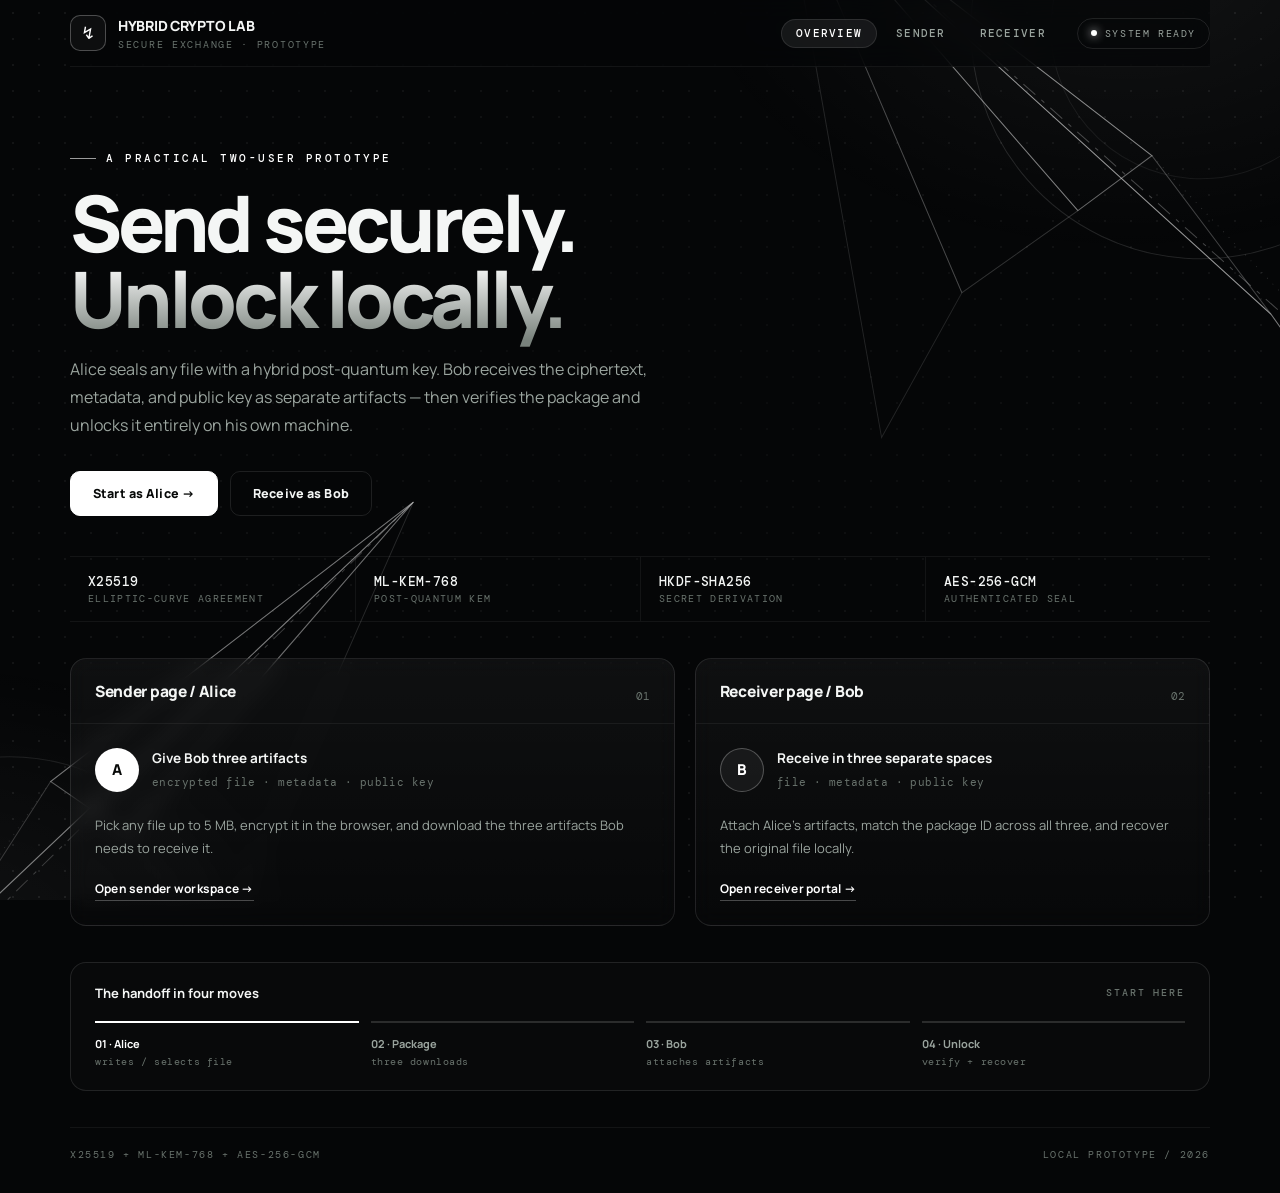
<file: frontend/index.html>
<!doctype html>
<html lang="en">
<head>
  <meta charset="UTF-8">
  <meta name="viewport" content="width=device-width, initial-scale=1">
  <title>Hybrid Crypto Lab - Secure File Exchange</title>
  <meta name="description" content="A two-user hybrid encryption prototype: Alice encrypts locally, Bob verifies and unlocks. X25519 + ML-KEM-768 + AES-256-GCM.">
  <link rel="icon" href="data:image/svg+xml,%3Csvg xmlns='http://www.w3.org/2000/svg' viewBox='0 0 32 32'%3E%3Crect width='32' height='32' rx='8' fill='%23050607'/%3E%3Cpath d='M18 5 9 18h5l-2 9 9-13h-5z' fill='%23ffffff'/%3E%3C/svg%3E">
  <link rel="preconnect" href="https://fonts.googleapis.com">
  <link rel="preconnect" href="https://fonts.gstatic.com" crossorigin>
  <link rel="stylesheet" href="styles.css">
</head>
<body>
  <div class="bg" aria-hidden="true">
    <svg class="shape-a" viewBox="0 0 700 700" xmlns="http://www.w3.org/2000/svg">
      <g fill="none" stroke="#ffffff" stroke-width="1">
        <circle cx="470" cy="190" r="230" stroke-opacity=".14"/>
        <circle cx="470" cy="190" r="150" stroke-opacity=".08"/>
        <path d="M40 60 L360 380 L430 320 Z" stroke-opacity=".45"/>
        <path d="M40 60 L430 320 L560 470 Z" stroke-opacity=".28"/>
        <path d="M40 60 L560 470 L700 640" stroke-opacity=".55"/>
        <path d="M40 60 L360 380 L250 470 Z" stroke-opacity=".2"/>
        <path d="M40 60 L250 470 L180 620 Z" stroke-opacity=".14"/>
        <line x1="40" y1="60" x2="690" y2="560" stroke-opacity=".3" stroke-dasharray="16 8 4 8"/>
        <line x1="430" y1="320" x2="690" y2="560" stroke-opacity=".18" stroke-dasharray="1 7"/>
      </g>
    </svg>
    <svg class="shape-b" viewBox="0 0 640 640" xmlns="http://www.w3.org/2000/svg">
      <g fill="none" stroke="#ffffff" stroke-width="1">
        <circle cx="150" cy="500" r="210" stroke-opacity=".12"/>
        <path d="M600 80 L280 380 L210 320 Z" stroke-opacity=".45"/>
        <path d="M600 80 L210 320 L90 470 Z" stroke-opacity=".26"/>
        <path d="M600 80 L90 470 L0 620" stroke-opacity=".5"/>
        <path d="M600 80 L280 380 L360 500 Z" stroke-opacity=".18"/>
        <line x1="600" y1="80" x2="20" y2="540" stroke-opacity=".28" stroke-dasharray="16 8 4 8"/>
        <line x1="210" y1="320" x2="20" y2="540" stroke-opacity=".16" stroke-dasharray="1 7"/>
      </g>
    </svg>
  </div>

  <main class="shell">
    <header class="topbar">
      <a class="brand" href="index.html">
        <span class="mark">↯</span>
        <span>HYBRID CRYPTO LAB<small>secure exchange · prototype</small></span>
      </a>
      <nav class="nav" aria-label="Primary">
        <a href="index.html" aria-current="page">Overview</a>
        <a href="sender.html">Sender</a>
        <a href="receiver.html">Receiver</a>
      </nav>
      <span class="status"><i></i>System ready</span>
    </header>

    <section class="hero">
      <div class="eyebrow">A practical two-user prototype</div>
      <h1>Send securely.<br><span class="shine">Unlock locally.</span></h1>
      <p>Alice seals any file with a hybrid post-quantum key. Bob receives the ciphertext, metadata, and public key as separate artifacts — then verifies the package and unlocks it entirely on his own machine.</p>
      <div class="hero-actions">
        <a class="btn btn-solid" href="sender.html">Start as Alice →</a>
        <a class="btn btn-ghost" href="receiver.html">Receive as Bob</a>
      </div>
    </section>

    <div class="specs">
      <div class="spec"><b>X25519</b><span>Elliptic-curve agreement</span></div>
      <div class="spec"><b>ML-KEM-768</b><span>Post-quantum KEM</span></div>
      <div class="spec"><b>HKDF-SHA256</b><span>Secret derivation</span></div>
      <div class="spec"><b>AES-256-GCM</b><span>Authenticated seal</span></div>
    </div>

    <section class="layout">
      <a class="panel sender" href="sender.html">
        <div class="panel-head"><h2>Sender page / Alice</h2><span class="panel-index">01</span></div>
        <div class="panel-body">
          <div class="role"><div class="avatar">A</div><div><b>Give Bob three artifacts</b><span>encrypted file · metadata · public key</span></div></div>
          <p class="panel-text">Pick any file up to 5 MB, encrypt it in the browser, and download the three artifacts Bob needs to receive it.</p>
          <span class="panel-link">Open sender workspace →</span>
        </div>
      </a>
      <a class="panel receiver" href="receiver.html">
        <div class="panel-head"><h2>Receiver page / Bob</h2><span class="panel-index">02</span></div>
        <div class="panel-body">
          <div class="role"><div class="avatar">B</div><div><b>Receive in three separate spaces</b><span>file · metadata · public key</span></div></div>
          <p class="panel-text">Attach Alice's artifacts, match the package ID across all three, and recover the original file locally.</p>
          <span class="panel-link">Open receiver portal →</span>
        </div>
      </a>
    </section>

    <section class="trace">
      <div class="trace-head"><span>The handoff in four moves</span><span class="trace-count">Start here</span></div>
      <div class="trace-row">
        <div class="trace-step active">01 · Alice<span>writes / selects file</span></div>
        <div class="trace-step">02 · Package<span>three downloads</span></div>
        <div class="trace-step">03 · Bob<span>attaches artifacts</span></div>
        <div class="trace-step">04 · Unlock<span>verify + recover</span></div>
      </div>
    </section>

    <footer class="footer">
      <span>X25519 + ML-KEM-768 + AES-256-GCM</span>
      <span>Local prototype / 2026</span>
    </footer>
  </main>
</body>
</html>
</file>
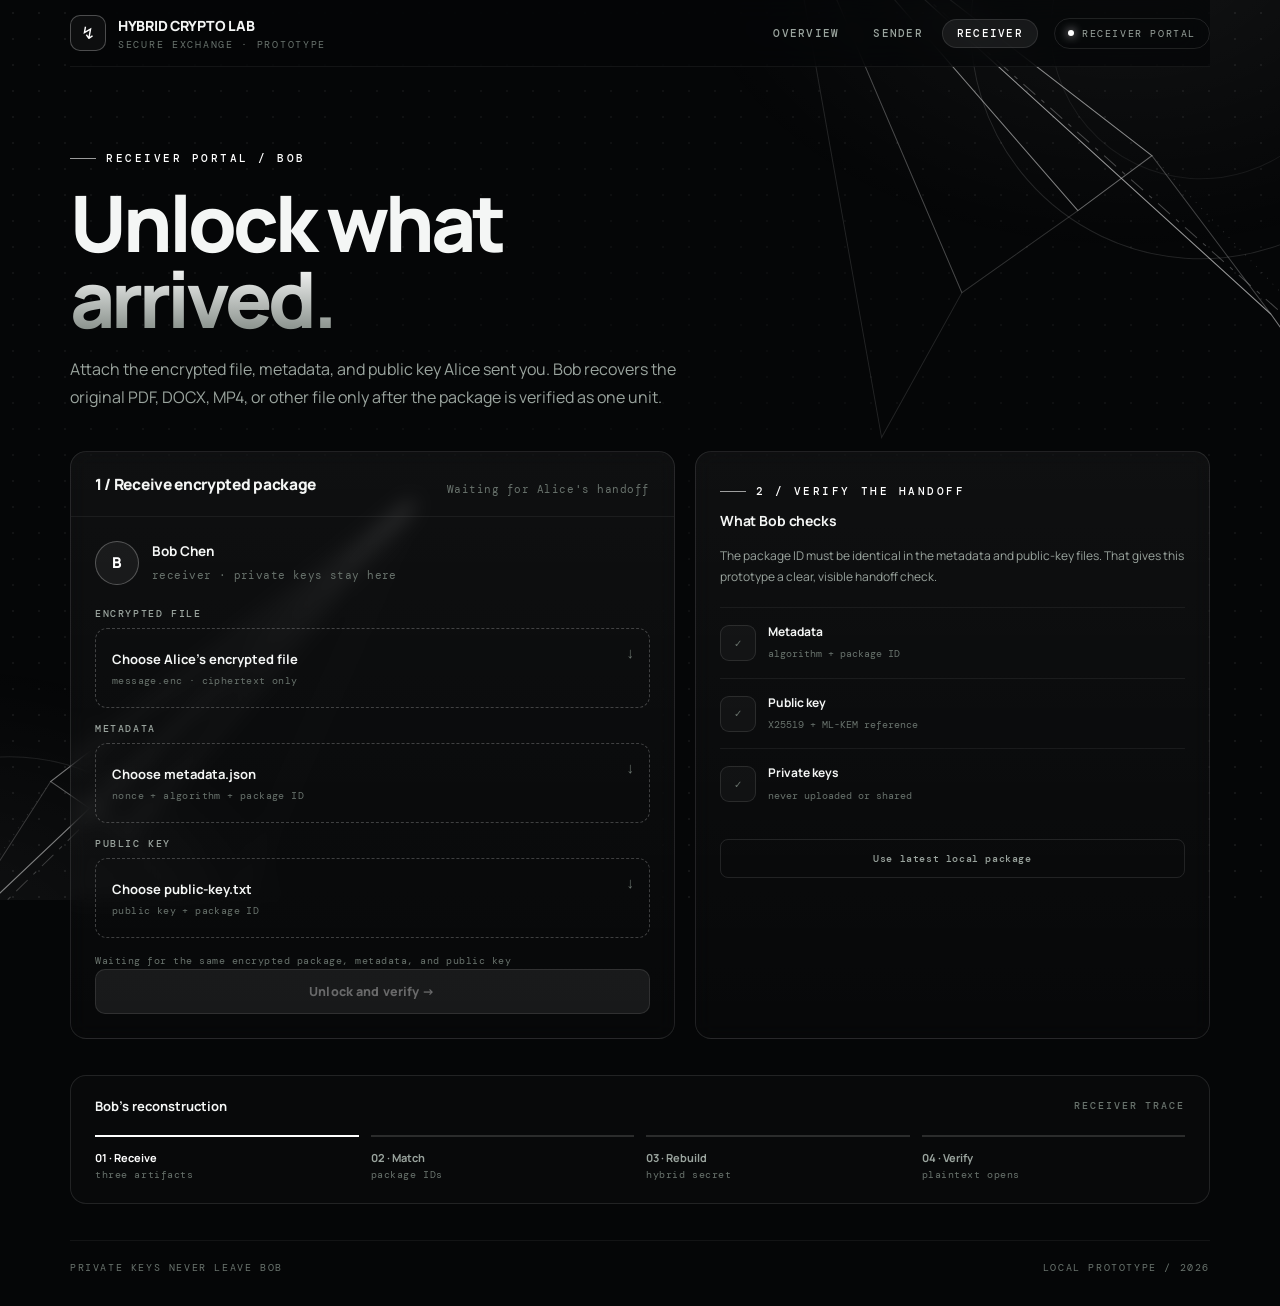
<file: frontend/receiver.html>
<!doctype html>
<html lang="en">
<head>
  <meta charset="UTF-8">
  <meta name="viewport" content="width=device-width, initial-scale=1">
  <title>Receiver · Hybrid Crypto Lab</title>
  <meta name="description" content="Bob verifies the package ID across the encrypted file, metadata, and public key — then unlocks the original file locally.">
  <link rel="icon" href="data:image/svg+xml,%3Csvg xmlns='http://www.w3.org/2000/svg' viewBox='0 0 32 32'%3E%3Crect width='32' height='32' rx='8' fill='%23050607'/%3E%3Cpath d='M18 5 9 18h5l-2 9 9-13h-5z' fill='%23ffffff'/%3E%3C/svg%3E">
  <link rel="preconnect" href="https://fonts.googleapis.com">
  <link rel="preconnect" href="https://fonts.gstatic.com" crossorigin>
  <link rel="stylesheet" href="styles.css">
</head>
<body>
  <div class="bg" aria-hidden="true">
    <svg class="shape-a" viewBox="0 0 700 700" xmlns="http://www.w3.org/2000/svg">
      <g fill="none" stroke="#ffffff" stroke-width="1">
        <circle cx="470" cy="190" r="230" stroke-opacity=".14"/>
        <circle cx="470" cy="190" r="150" stroke-opacity=".08"/>
        <path d="M40 60 L360 380 L430 320 Z" stroke-opacity=".45"/>
        <path d="M40 60 L430 320 L560 470 Z" stroke-opacity=".28"/>
        <path d="M40 60 L560 470 L700 640" stroke-opacity=".55"/>
        <path d="M40 60 L360 380 L250 470 Z" stroke-opacity=".2"/>
        <path d="M40 60 L250 470 L180 620 Z" stroke-opacity=".14"/>
        <line x1="40" y1="60" x2="690" y2="560" stroke-opacity=".3" stroke-dasharray="16 8 4 8"/>
        <line x1="430" y1="320" x2="690" y2="560" stroke-opacity=".18" stroke-dasharray="1 7"/>
      </g>
    </svg>
    <svg class="shape-b" viewBox="0 0 640 640" xmlns="http://www.w3.org/2000/svg">
      <g fill="none" stroke="#ffffff" stroke-width="1">
        <circle cx="150" cy="500" r="210" stroke-opacity=".12"/>
        <path d="M600 80 L280 380 L210 320 Z" stroke-opacity=".45"/>
        <path d="M600 80 L210 320 L90 470 Z" stroke-opacity=".26"/>
        <path d="M600 80 L90 470 L0 620" stroke-opacity=".5"/>
        <path d="M600 80 L280 380 L360 500 Z" stroke-opacity=".18"/>
        <line x1="600" y1="80" x2="20" y2="540" stroke-opacity=".28" stroke-dasharray="16 8 4 8"/>
        <line x1="210" y1="320" x2="20" y2="540" stroke-opacity=".16" stroke-dasharray="1 7"/>
      </g>
    </svg>
  </div>

  <main class="shell">
    <header class="topbar">
      <a class="brand" href="index.html"><span class="mark">↯</span><span>HYBRID CRYPTO LAB<small>secure exchange · prototype</small></span></a>
      <nav class="nav" aria-label="Primary">
        <a href="index.html">Overview</a>
        <a href="sender.html">Sender</a>
        <a href="receiver.html" aria-current="page">Receiver</a>
      </nav>
      <span class="status"><i></i>Receiver portal</span>
    </header>

    <section class="hero">
      <div class="eyebrow">Receiver portal / Bob</div>
      <h1>Unlock what<br><span class="shine">arrived.</span></h1>
      <p>Attach the encrypted file, metadata, and public key Alice sent you. Bob recovers the original PDF, DOCX, MP4, or other file only after the package is verified as one unit.</p>
    </section>

    <form class="layout receiver" id="receiverForm">
      <section class="panel">
        <div class="panel-head"><h2>1 / Receive encrypted package</h2><p id="receiverStatus">Waiting for Alice's handoff</p></div>
        <div class="panel-body">
          <div class="role"><div class="avatar">B</div><div><b>Bob Chen</b><span>receiver · private keys stay here</span></div></div>
          <label class="label" for="receivedFile">Encrypted file</label>
          <label class="drop" for="receivedFile">
            <strong>Choose Alice's encrypted file</strong>
            <span>message.enc · ciphertext only</span>
            <input id="receivedFile" type="file" accept=".enc,.txt,text/plain">
          </label>
          <label class="label" for="receivedMetadata">Metadata</label>
          <label class="drop" for="receivedMetadata">
            <strong>Choose metadata.json</strong>
            <span>nonce + algorithm + package ID</span>
            <input id="receivedMetadata" type="file" accept=".json,application/json">
          </label>
          <label class="label" for="receivedKey">Public key</label>
          <label class="drop" for="receivedKey">
            <strong>Choose public-key.txt</strong>
            <span>public key + package ID</span>
            <input id="receivedKey" type="file" accept=".txt,text/plain">
          </label>
          <p id="matchStatus" class="micro" style="text-align:left">Waiting for the same encrypted package, metadata, and public key</p>
          <button class="primary" id="unlockButton" type="submit" disabled>Unlock and verify →</button>
        </div>
      </section>

      <aside class="panel side">
        <div class="kicker">2 / Verify the handoff</div>
        <h3>What Bob checks</h3>
        <p>The package ID must be identical in the metadata and public-key files. That gives this prototype a clear, visible handoff check.</p>
        <div class="artifact"><span class="artifact-icon">✓</span><div><b>Metadata</b><span>algorithm + package ID</span></div></div>
        <div class="artifact"><span class="artifact-icon">✓</span><div><b>Public key</b><span>X25519 + ML-KEM reference</span></div></div>
        <div class="artifact"><span class="artifact-icon">✓</span><div><b>Private keys</b><span>never uploaded or shared</span></div></div>
        <button class="copy" style="margin-top:20px;width:100%;padding:12px" id="useLatestPackage" type="button">Use latest local package</button>
        <div class="result" id="unlockResult"><strong>Authenticated file recovered</strong><pre id="unlockedText"></pre></div>
      </aside>
    </form>

    <section class="trace">
      <div class="trace-head"><span>Bob's reconstruction</span><span class="trace-count">Receiver trace</span></div>
      <div class="trace-row">
        <div class="trace-step active">01 · Receive<span>three artifacts</span></div>
        <div class="trace-step">02 · Match<span>package IDs</span></div>
        <div class="trace-step">03 · Rebuild<span>hybrid secret</span></div>
        <div class="trace-step">04 · Verify<span>plaintext opens</span></div>
      </div>
    </section>

    <footer class="footer">
      <span>Private keys never leave Bob</span>
      <span>Local prototype / 2026</span>
    </footer>
  </main>

  <div class="toast" id="toast" role="status"></div>
  <script src="app.js"></script>
</body>
</html>
</file>
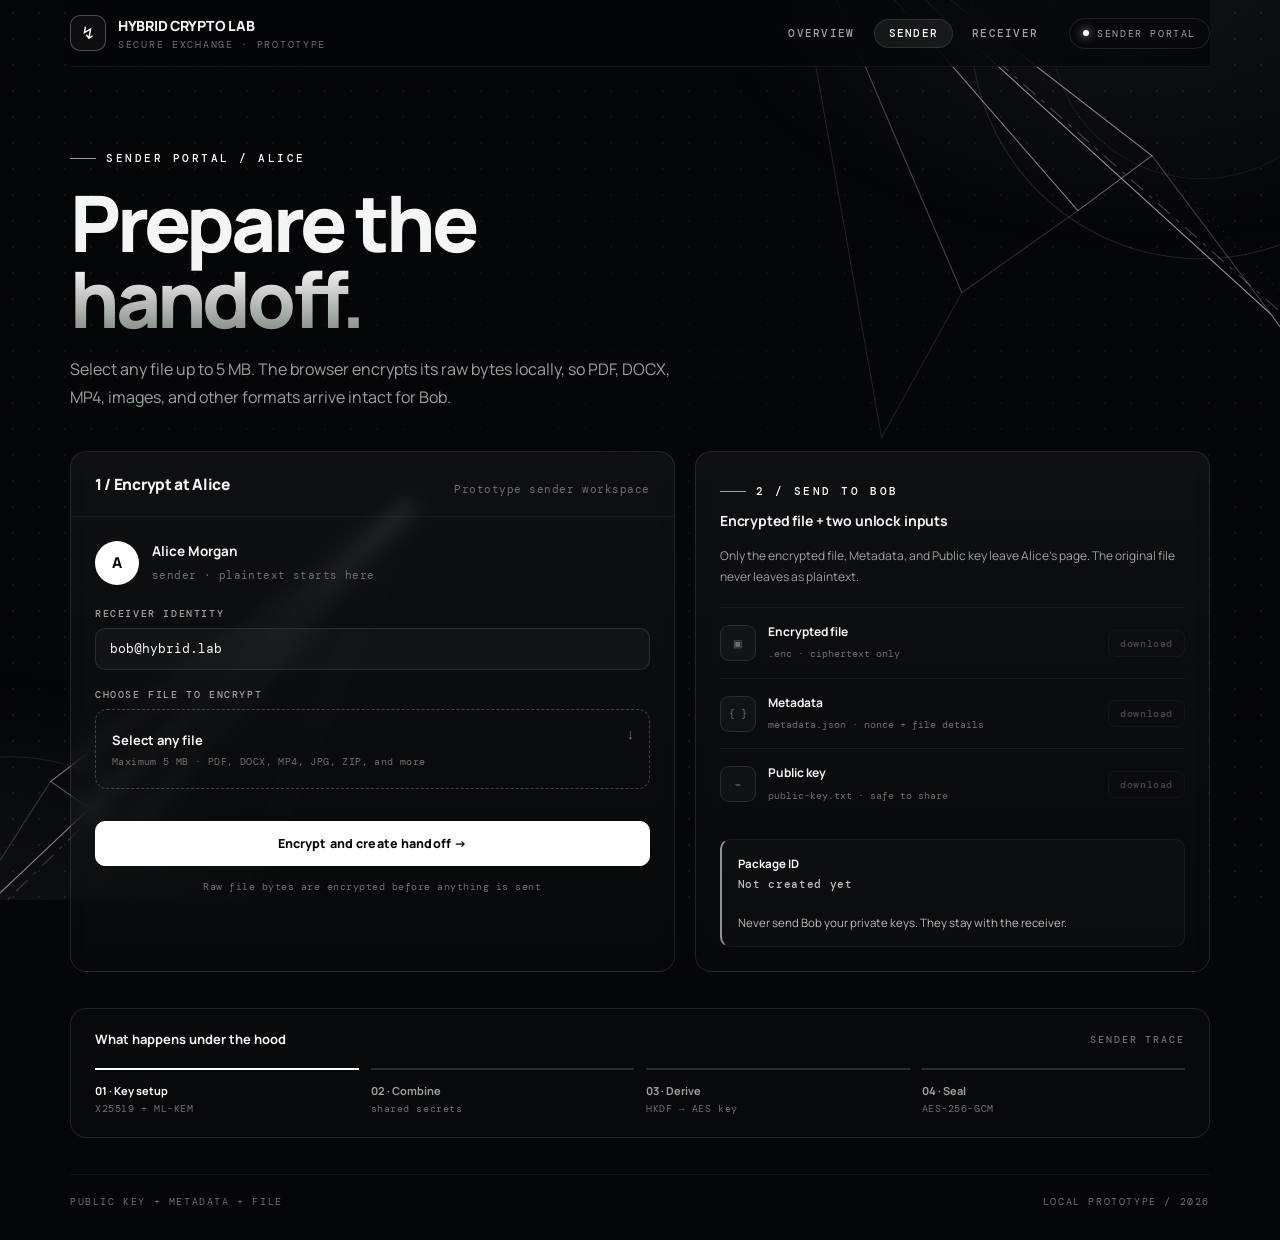
<file: frontend/sender.html>
<!doctype html>
<html lang="en">
<head>
  <meta charset="UTF-8">
  <meta name="viewport" content="width=device-width, initial-scale=1">
  <title>Sender · Hybrid Crypto Lab</title>
  <meta name="description" content="Alice seals any file with a hybrid post-quantum key and hands Bob three artifacts.">
  <link rel="icon" href="data:image/svg+xml,%3Csvg xmlns='http://www.w3.org/2000/svg' viewBox='0 0 32 32'%3E%3Crect width='32' height='32' rx='8' fill='%23050607'/%3E%3Cpath d='M18 5 9 18h5l-2 9 9-13h-5z' fill='%23ffffff'/%3E%3C/svg%3E">
  <link rel="preconnect" href="https://fonts.googleapis.com">
  <link rel="preconnect" href="https://fonts.gstatic.com" crossorigin>
  <link rel="stylesheet" href="styles.css">
</head>
<body>
  <div class="bg" aria-hidden="true">
    <svg class="shape-a" viewBox="0 0 700 700" xmlns="http://www.w3.org/2000/svg">
      <g fill="none" stroke="#ffffff" stroke-width="1">
        <circle cx="470" cy="190" r="230" stroke-opacity=".14"/>
        <circle cx="470" cy="190" r="150" stroke-opacity=".08"/>
        <path d="M40 60 L360 380 L430 320 Z" stroke-opacity=".45"/>
        <path d="M40 60 L430 320 L560 470 Z" stroke-opacity=".28"/>
        <path d="M40 60 L560 470 L700 640" stroke-opacity=".55"/>
        <path d="M40 60 L360 380 L250 470 Z" stroke-opacity=".2"/>
        <path d="M40 60 L250 470 L180 620 Z" stroke-opacity=".14"/>
        <line x1="40" y1="60" x2="690" y2="560" stroke-opacity=".3" stroke-dasharray="16 8 4 8"/>
        <line x1="430" y1="320" x2="690" y2="560" stroke-opacity=".18" stroke-dasharray="1 7"/>
      </g>
    </svg>
    <svg class="shape-b" viewBox="0 0 640 640" xmlns="http://www.w3.org/2000/svg">
      <g fill="none" stroke="#ffffff" stroke-width="1">
        <circle cx="150" cy="500" r="210" stroke-opacity=".12"/>
        <path d="M600 80 L280 380 L210 320 Z" stroke-opacity=".45"/>
        <path d="M600 80 L210 320 L90 470 Z" stroke-opacity=".26"/>
        <path d="M600 80 L90 470 L0 620" stroke-opacity=".5"/>
        <path d="M600 80 L280 380 L360 500 Z" stroke-opacity=".18"/>
        <line x1="600" y1="80" x2="20" y2="540" stroke-opacity=".28" stroke-dasharray="16 8 4 8"/>
        <line x1="210" y1="320" x2="20" y2="540" stroke-opacity=".16" stroke-dasharray="1 7"/>
      </g>
    </svg>
  </div>

  <main class="shell">
    <header class="topbar">
      <a class="brand" href="index.html"><span class="mark">↯</span><span>HYBRID CRYPTO LAB<small>secure exchange · prototype</small></span></a>
      <nav class="nav" aria-label="Primary">
        <a href="index.html">Overview</a>
        <a href="sender.html" aria-current="page">Sender</a>
        <a href="receiver.html">Receiver</a>
      </nav>
      <span class="status"><i></i>Sender portal</span>
    </header>

    <section class="hero">
      <div class="eyebrow">Sender portal / Alice</div>
      <h1>Prepare the<br><span class="shine">handoff.</span></h1>
      <p>Select any file up to 5 MB. The browser encrypts its raw bytes locally, so PDF, DOCX, MP4, images, and other formats arrive intact for Bob.</p>
    </section>

    <section class="layout">
      <form class="panel sender" id="senderForm">
        <div class="panel-head"><h2>1 / Encrypt at Alice</h2><p id="senderStatus">Prototype sender workspace</p></div>
        <div class="panel-body">
          <div class="role"><div class="avatar">A</div><div><b>Alice Morgan</b><span>sender · plaintext starts here</span></div></div>
          <label class="label" for="recipient">Receiver identity</label>
          <input class="field" id="recipient" value="bob@hybrid.lab" autocomplete="off" spellcheck="false">
          <label class="label" for="sourceFile" style="margin-top:18px">Choose file to encrypt</label>
          <label class="drop" for="sourceFile">
            <strong id="sourceFileName">Select any file</strong>
            <span>Maximum 5 MB · PDF, DOCX, MP4, JPG, ZIP, and more</span>
            <input id="sourceFile" type="file">
          </label>
          <button class="primary" style="margin-top:18px" type="submit">Encrypt and create handoff →</button>
          <p class="micro">Raw file bytes are encrypted before anything is sent</p>
        </div>
      </form>

      <aside class="panel side">
        <div class="kicker">2 / Send to Bob</div>
        <h3>Encrypted file + two unlock inputs</h3>
        <p>Only the encrypted file, Metadata, and Public key leave Alice's page. The original file never leaves as plaintext.</p>
        <div class="artifact"><span class="artifact-icon">▣</span><div><b>Encrypted file</b><span id="encryptedFileInfo">.enc · ciphertext only</span></div><button class="copy" id="downloadFile" disabled>download</button></div>
        <div class="artifact"><span class="artifact-icon">{ }</span><div><b>Metadata</b><span>metadata.json · nonce + file details</span></div><button class="copy" id="downloadMetadata" disabled>download</button></div>
        <div class="artifact"><span class="artifact-icon">⌁</span><div><b>Public key</b><span>public-key.txt · safe to share</span></div><button class="copy" id="downloadKey" disabled>download</button></div>
        <div class="notice"><b>Package ID</b><br><span id="packageId">Not created yet</span><br><br>Never send Bob your private keys. They stay with the receiver.</div>
        <div class="result" id="packageReady"><strong>Encrypted handoff ready</strong><p>Send all three artifacts to Bob.</p></div>
      </aside>
    </section>

    <section class="trace">
      <div class="trace-head"><span>What happens under the hood</span><span class="trace-count">Sender trace</span></div>
      <div class="trace-row">
        <div class="trace-step active">01 · Key setup<span>X25519 + ML-KEM</span></div>
        <div class="trace-step">02 · Combine<span>shared secrets</span></div>
        <div class="trace-step">03 · Derive<span>HKDF → AES key</span></div>
        <div class="trace-step">04 · Seal<span>AES-256-GCM</span></div>
      </div>
    </section>

    <footer class="footer">
      <span>Public key + metadata + file</span>
      <span>Local prototype / 2026</span>
    </footer>
  </main>

  <div class="toast" id="toast" role="status"></div>
  <script src="app.js"></script>
</body>
</html>
</file>
<file: frontend/styles.css>
/* ============================================================
   HYBRID CRYPTO LAB - "Obsidian Wireframe" theme
   Monochrome black canvas, fine white geometry, sharp type
   ============================================================ */
@import url('https://fonts.googleapis.com/css2?family=DM+Mono:wght@400;500&family=Manrope:wght@400;500;600;700;800&display=swap');

:root{
  --bg:#050607;
  --ink:#f4f6f5;
  --muted:#9aa49e;
  --faint:#69736d;
  --line:rgba(255,255,255,.10);
  --line-soft:rgba(255,255,255,.06);
  --line-strong:rgba(255,255,255,.26);
  --white:#ffffff;
  --mint:#8ef0b6;
  --teal:#8ef0d8;
  --amber:#f2d38b;
  --red:#ff9c8f;
  --radius:16px;
  --radius-sm:10px;
  --mono:'DM Mono',ui-monospace,'SFMono-Regular',Consolas,monospace;
  --sans:'Manrope',system-ui,-apple-system,'Segoe UI',sans-serif;
}

*,*::before,*::after{box-sizing:border-box}
html{scroll-behavior:smooth}
body{
  margin:0;min-width:320px;min-height:100vh;
  color:var(--ink);background:var(--bg);
  font:14px/1.6 var(--sans);
  -webkit-font-smoothing:antialiased;text-rendering:optimizeLegibility;
}
::selection{background:rgba(255,255,255,.92);color:#050607}
button,input,textarea{font:inherit;color:inherit}
button{cursor:pointer}
:focus-visible{outline:2px solid rgba(255,255,255,.65);outline-offset:2px;border-radius:6px}
::-webkit-scrollbar{width:10px;height:10px}
::-webkit-scrollbar-thumb{background:rgba(255,255,255,.14);border-radius:99px;border:3px solid var(--bg)}
::-webkit-scrollbar-track{background:transparent}

/* ---------- ambient backdrop: speckles + wireframe geometry ---------- */
.bg{position:fixed;inset:0;z-index:0;overflow:hidden;pointer-events:none}
.bg::before{
  content:"";position:absolute;inset:0;opacity:.55;
  background-image:radial-gradient(rgba(255,255,255,.15) 1px,transparent 1.4px);
  background-size:26px 26px;
  -webkit-mask-image:radial-gradient(120% 95% at 50% 42%,rgba(0,0,0,.3) 0%,#000 80%);
          mask-image:radial-gradient(120% 95% at 50% 42%,rgba(0,0,0,.3) 0%,#000 80%);
}
.bg::after{
  content:"";position:absolute;inset:0;
  background:
    radial-gradient(640px 440px at 88% -6%,rgba(255,255,255,.06),transparent 70%),
    radial-gradient(560px 420px at -4% 106%,rgba(255,255,255,.05),transparent 70%);
}
.bg svg{position:absolute;height:auto}
.bg svg *{vector-effect:non-scaling-stroke}
.shape-a{top:-170px;right:-140px;width:min(700px,72vw);opacity:.85;transform:rotate(4deg)}
.shape-b{bottom:-190px;left:-160px;width:min(640px,68vw);opacity:.75;transform:rotate(-6deg)}

/* ---------- shell + top bar ---------- */
.shell{position:relative;z-index:1;width:min(1140px,calc(100% - 48px));margin:auto}
.topbar{
  position:sticky;top:0;z-index:60;
  display:flex;align-items:center;justify-content:space-between;gap:16px;
  padding:15px 0;
  border-bottom:1px solid var(--line-soft);
  background:rgba(5,6,7,.72);
  -webkit-backdrop-filter:blur(14px);backdrop-filter:blur(14px);
}
.brand{display:flex;align-items:center;gap:12px;color:var(--ink);text-decoration:none;font-weight:800;font-size:14px;letter-spacing:-.02em}
.mark{width:36px;height:36px;display:grid;place-items:center;border:1px solid var(--line-strong);border-radius:10px;color:var(--white);font:400 17px var(--mono);background:rgba(255,255,255,.04);transition:border-color .25s,box-shadow .25s}
.brand:hover .mark{border-color:var(--white);box-shadow:0 0 26px rgba(255,255,255,.14)}
.brand small{display:block;margin-top:2px;color:var(--faint);font:400 9.5px var(--mono);letter-spacing:.18em;text-transform:uppercase}
.nav{display:flex;gap:4px;margin-left:auto}
.nav a{padding:7px 14px;border:1px solid transparent;border-radius:999px;color:var(--muted);text-decoration:none;font:500 10.5px var(--mono);letter-spacing:.12em;text-transform:uppercase;transition:color .2s,background .2s,border-color .2s}
.nav a:hover{color:var(--white)}
.nav a[aria-current="page"]{color:var(--white);background:rgba(255,255,255,.07);border-color:var(--line)}
.status{display:inline-flex;align-items:center;gap:8px;padding:8px 13px;border:1px solid var(--line);border-radius:999px;color:var(--muted);font:400 10px var(--mono);letter-spacing:.16em;text-transform:uppercase;white-space:nowrap}
.status i{width:6px;height:6px;border-radius:50%;background:var(--white);box-shadow:0 0 10px rgba(255,255,255,.9);animation:pulse 2.4s ease-in-out infinite}
@keyframes pulse{0%,100%{opacity:1}50%{opacity:.3}}
.back{display:inline-flex;align-items:center;gap:8px;padding:8px 14px;border:1px solid var(--line);border-radius:999px;color:var(--muted);text-decoration:none;font:500 10.5px var(--mono);letter-spacing:.12em;text-transform:uppercase;transition:border-color .2s,color .2s}
.back:hover{border-color:var(--line-strong);color:var(--white)}

/* ---------- hero ---------- */
.hero{max-width:800px;padding:76px 0 40px}
.eyebrow,.kicker{display:inline-flex;align-items:center;gap:10px;color:var(--white);font:500 10.5px var(--mono);letter-spacing:.24em;text-transform:uppercase}
.eyebrow::before,.kicker::before{content:"";width:26px;height:1px;background:rgba(255,255,255,.6)}
.hero h1{margin:18px 0;font-size:clamp(42px,6.4vw,78px);line-height:.98;letter-spacing:-.05em;font-weight:800}
.shine{background:linear-gradient(180deg,#fff 15%,#79827c 90%);-webkit-background-clip:text;background-clip:text;color:transparent}
.hero p{margin:0;max-width:620px;color:var(--muted);font-size:16px;line-height:1.75}
.hero-actions{display:flex;flex-wrap:wrap;gap:12px;margin-top:32px}

/* ---------- buttons ---------- */
.btn,.primary{display:inline-flex;align-items:center;justify-content:center;gap:9px;padding:13px 22px;border:1px solid var(--white);border-radius:var(--radius-sm);background:var(--white);color:#070908;font:800 12.5px var(--sans);letter-spacing:.01em;text-decoration:none;transition:transform .16s ease,box-shadow .25s ease,background .2s ease,border-color .2s ease,color .2s ease}
.btn-solid:hover,.btn:hover,.primary:not(:disabled):hover{transform:translateY(-1px);box-shadow:0 10px 34px rgba(255,255,255,.16)}
.btn-ghost{background:transparent;color:var(--ink);border-color:var(--line)}
.btn-ghost:hover{transform:translateY(-1px);border-color:var(--line-strong);background:rgba(255,255,255,.04);box-shadow:none}
.primary{width:100%}
.primary:disabled{cursor:not-allowed;background:rgba(255,255,255,.07);border-color:var(--line);color:rgba(255,255,255,.35);box-shadow:none;transform:none}

/* ---------- spec strip ---------- */
.specs{display:grid;grid-template-columns:repeat(4,1fr);margin-bottom:36px;border-top:1px solid var(--line-soft);border-bottom:1px solid var(--line-soft)}
.spec{padding:16px 18px;border-left:1px solid var(--line-soft)}
.spec:first-child{border-left:0}
.spec b{display:block;font:500 13px var(--mono);letter-spacing:.03em}
.spec span{display:block;margin-top:3px;color:var(--faint);font:400 9.5px var(--mono);letter-spacing:.14em;text-transform:uppercase}

/* ---------- layout + panels ---------- */
.layout{display:grid;grid-template-columns:1.08fr .92fr;gap:20px;padding-bottom:36px}
.panel{position:relative;border:1px solid var(--line);border-radius:var(--radius);background:linear-gradient(180deg,rgba(255,255,255,.045),rgba(255,255,255,.012));-webkit-backdrop-filter:blur(10px);backdrop-filter:blur(10px);transition:border-color .25s ease,transform .25s ease,box-shadow .25s ease}
a.panel{display:block;color:inherit;text-decoration:none}
a.panel:hover{border-color:var(--line-strong);transform:translateY(-3px);box-shadow:0 24px 60px rgba(0,0,0,.55)}
.panel-head{display:flex;align-items:flex-end;justify-content:space-between;gap:12px;padding:20px 24px;border-bottom:1px solid var(--line-soft)}
.panel-head h2{margin:0;font-size:15.5px;font-weight:800;letter-spacing:-.02em}
.panel-head p{margin:4px 0 0;color:var(--faint);font:400 10.5px var(--mono);letter-spacing:.05em}
.panel-index{color:var(--faint);font:400 11px var(--mono)}
.panel-body{padding:24px}
.panel-text{margin:0 0 18px;color:var(--muted);font-size:13px;line-height:1.7}
.panel-link{display:inline-block;color:var(--white);font:700 12px var(--sans);letter-spacing:.02em;border-bottom:1px solid var(--line-strong);padding-bottom:3px;transition:border-color .2s}
a.panel:hover .panel-link{border-color:var(--white)}

/* ---------- roles, labels, fields ---------- */
.role{display:flex;align-items:center;gap:13px;margin-bottom:22px}
.avatar{width:44px;height:44px;display:grid;place-items:center;border-radius:50%;font-weight:800;font-size:15px;flex:none}
.sender .avatar{background:var(--white);color:#070908}
.receiver .avatar{border:1px solid var(--line-strong);background:rgba(255,255,255,.05);color:var(--white)}
.role b{display:block;font-size:13.5px}
.role span{color:var(--faint);font:400 10.5px var(--mono);letter-spacing:.04em}
.label{display:flex;justify-content:space-between;align-items:center;margin:0 0 8px;color:var(--muted);font:500 10px var(--mono);letter-spacing:.16em;text-transform:uppercase}
.field{width:100%;padding:12px 14px;border:1px solid var(--line);border-radius:var(--radius-sm);outline:none;background:rgba(255,255,255,.03);font:400 12.5px var(--mono);transition:border-color .2s,background .2s}
.field:focus{border-color:var(--line-strong);background:rgba(255,255,255,.055)}

/* ---------- drop zones ---------- */
.drop{position:relative;display:block;padding:20px 16px;margin-bottom:14px;border:1px dashed rgba(255,255,255,.22);border-radius:12px;text-align:left;cursor:pointer;transition:border-color .2s,background .2s}
.drop:hover,.drop:focus-within{border-color:var(--line-strong);background:rgba(255,255,255,.03)}
.drop strong{display:block;overflow:hidden;padding-right:28px;color:var(--ink);font-size:13px;text-overflow:ellipsis;white-space:nowrap}
.drop span{display:block;margin-top:4px;color:var(--faint);font:400 10px var(--mono);letter-spacing:.04em}
.drop input{position:absolute;opacity:0;width:1px;height:1px}
.drop::after{content:"\2193";position:absolute;top:14px;right:14px;color:var(--faint);font:400 15px var(--mono);transition:color .2s}
.drop:hover::after{color:var(--white)}
.drop.dragover{border-style:solid;border-color:var(--white);background:rgba(255,255,255,.07)}
.drop.ready{border-style:solid;border-color:rgba(142,240,182,.55);background:rgba(142,240,182,.05)}
.drop.ready::after{content:"\2713";color:var(--mint)}

/* ---------- micro + copy buttons ---------- */
.micro{margin:12px 0 0;color:var(--faint);text-align:center;font:400 10px var(--mono);letter-spacing:.05em;line-height:1.7}
.copy{padding:6px 11px;border:1px solid var(--line);border-radius:8px;background:transparent;color:var(--muted);font:500 10px var(--mono);letter-spacing:.06em;transition:border-color .2s,color .2s}
.copy:hover{border-color:var(--white);color:var(--white)}
.copy:disabled{opacity:.4;cursor:not-allowed}
.copy:disabled:hover{border-color:var(--line);color:var(--muted)}

/* ---------- side panels ---------- */
.side{padding:24px}
.side h3{margin:12px 0 14px;font-size:14px;letter-spacing:-.01em}
.side p{margin:0 0 20px;color:var(--muted);font-size:12px;line-height:1.7}
.artifact{display:grid;grid-template-columns:36px 1fr auto;align-items:center;gap:12px;padding:14px 0;border-top:1px solid var(--line-soft)}
.artifact-icon{width:36px;height:36px;display:grid;place-items:center;border:1px solid var(--line);border-radius:9px;background:rgba(255,255,255,.03);color:var(--white);font:400 13px var(--mono)}
.artifact b{display:block;font-size:12px}
.artifact span{color:var(--faint);font:400 10px var(--mono)}
.notice{margin-top:20px;padding:14px 16px;border:1px solid var(--line-soft);border-left:2px solid rgba(255,255,255,.55);border-radius:10px;background:rgba(255,255,255,.02);color:#b7c1bb;font-size:11.5px;line-height:1.7}
.notice b{color:var(--white)}
.notice span{font:500 11px var(--mono);letter-spacing:.06em}
.result{display:none;margin-top:18px;padding:16px 18px;border:1px solid rgba(142,240,216,.35);border-radius:12px;background:rgba(142,240,216,.05)}
.result.show{display:block}
.result strong{color:var(--teal);font-size:12.5px}
.result p{margin:7px 0 0;color:var(--muted);font-size:11px}
.result pre{max-height:200px;margin:12px 0 0;white-space:pre-wrap;color:#cfe0d8;font:400 11px/1.7 var(--mono)}
.result .copy{margin-top:12px}

/* ---------- trace ---------- */
.trace{padding:20px 24px 22px;margin-bottom:36px;border:1px solid var(--line);border-radius:var(--radius);background:rgba(255,255,255,.015)}
.trace-head{display:flex;justify-content:space-between;align-items:center;margin-bottom:18px;font-size:13px;font-weight:700}
.trace-count{color:var(--faint);font:500 9.5px var(--mono);letter-spacing:.2em;text-transform:uppercase}
.trace-row{display:grid;grid-template-columns:repeat(4,1fr);gap:12px}
.trace-step{padding-top:12px;border-top:2px solid rgba(255,255,255,.14);color:var(--muted);font-size:11px;font-weight:700;transition:border-color .25s,color .25s}
.trace-step.active{border-color:var(--white);color:var(--white)}
.trace-step span{display:block;margin-top:3px;color:var(--faint);font:400 9.5px var(--mono);letter-spacing:.06em}

/* ---------- footer + toast ---------- */
.footer{display:flex;justify-content:space-between;gap:10px;padding:20px 0 32px;border-top:1px solid var(--line-soft);color:var(--faint);font:400 10px var(--mono);letter-spacing:.16em;text-transform:uppercase}
.toast{position:fixed;right:24px;bottom:24px;z-index:120;max-width:360px;padding:14px 18px;border:1px solid var(--line-strong);border-radius:12px;background:rgba(10,12,13,.94);-webkit-backdrop-filter:blur(10px);backdrop-filter:blur(10px);box-shadow:0 18px 48px rgba(0,0,0,.6);font-size:12.5px;line-height:1.55;opacity:0;transform:translateY(12px);transition:opacity .3s ease,transform .3s ease;pointer-events:none}
.toast.show{opacity:1;transform:none}

/* ---------- motion ---------- */
@keyframes rise{from{opacity:0;transform:translateY(14px)}to{opacity:1;transform:none}}
.hero,.specs,.panel,.trace{animation:rise .7s ease both}
.layout>*:nth-child(2){animation-delay:.08s}
.trace{animation-delay:.14s}

/* ---------- responsive ---------- */
@media(max-width:920px){
  .layout{grid-template-columns:1fr}
  .specs{grid-template-columns:repeat(2,1fr)}
  .spec{border-top:1px solid var(--line-soft)}
  .spec:nth-child(-n+2){border-top:0}
  .spec:nth-child(odd){border-left:0}
}
@media(max-width:860px){.nav{display:none}}
@media(max-width:760px){
  .shell{width:min(100% - 32px,600px)}
  .hero{padding:54px 0 30px}
  .hero h1{font-size:clamp(38px,11.5vw,56px)}
  .status{display:none}
  .trace{padding:18px 16px}
  .trace-row{grid-template-columns:repeat(2,1fr)}
  .footer{flex-direction:column;gap:6px}
  .shape-a{width:460px;top:-130px;right:-170px}
  .shape-b{width:420px;bottom:-150px;left:-170px}
}
@media(max-width:430px){
  .brand small{display:none}
  .hero-actions .btn{flex:1;justify-content:center}
}
@media(prefers-reduced-motion:reduce){
  *,*::before,*::after{animation:none!important;transition:none!important}
  html{scroll-behavior:auto}
}
</file>
